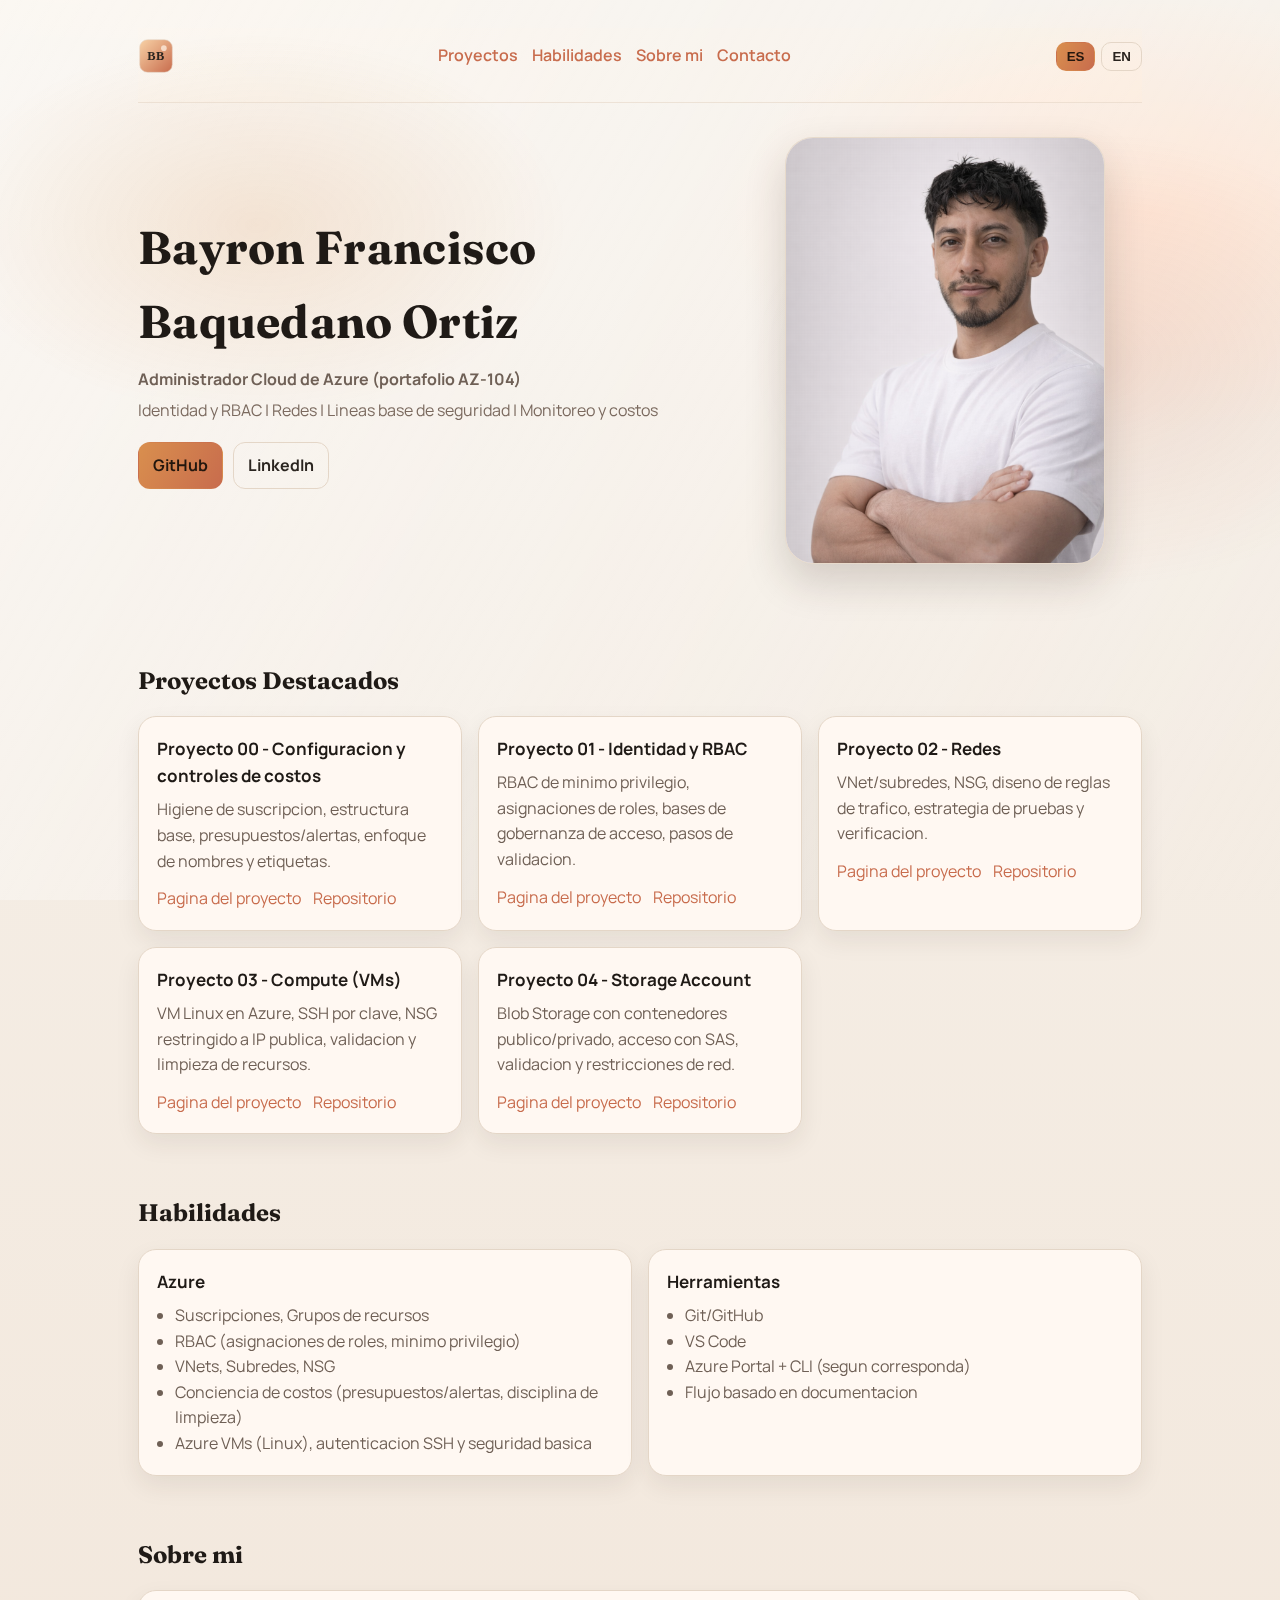
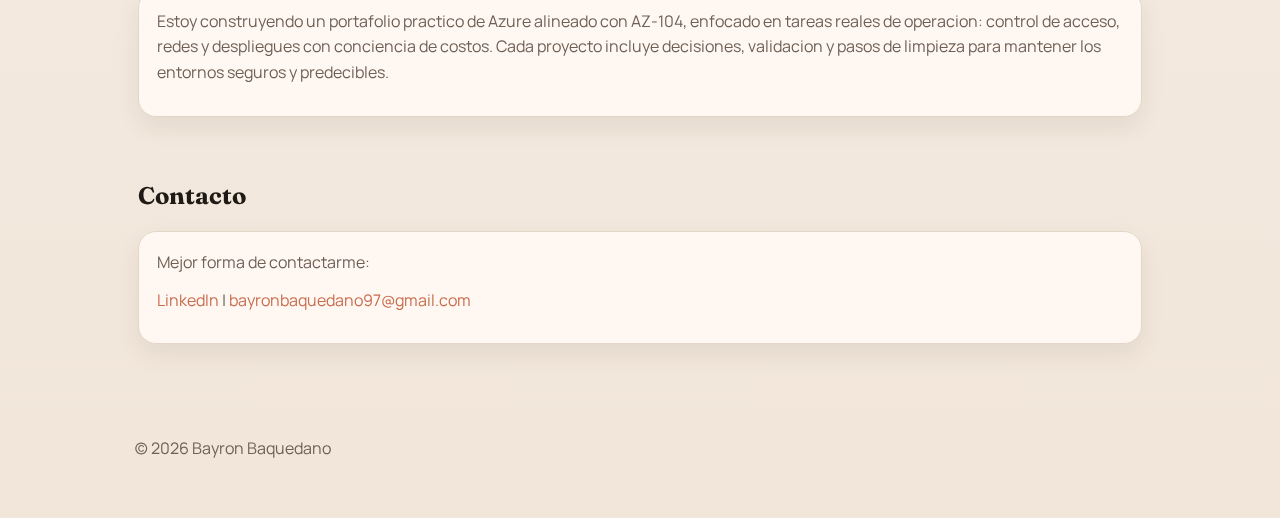
<file: index.html>
<!doctype html>
<html lang="es">
<head>
  <meta charset="utf-8" />
  <meta name="viewport" content="width=device-width,initial-scale=1" />
  <title>Bayron Baquedano | Portafolio de Administrador Cloud en Azure</title>
  <link rel="icon" href="assets/brand/favicon.svg" type="image/svg+xml" />
  <link rel="preconnect" href="https://fonts.googleapis.com" />
  <link rel="preconnect" href="https://fonts.gstatic.com" crossorigin />
  <link href="https://fonts.googleapis.com/css2?family=Fraunces:wght@400;600;700&family=Manrope:wght@400;500;600;700&display=swap" rel="stylesheet" />
  <link rel="stylesheet" href="assets/css/styles.css" />
</head>
<body>
  <div class="backdrop" aria-hidden="true"></div>
  <header class="container">
    <nav class="nav">
      <div class="logo">
        <img class="logo-mark" src="assets/brand/logo.svg" width="36" height="36" alt="Logo BB" />
        <span class="sr-only">Bayron</span>
      </div>
      <div class="nav-links">
        <a href="#projects" data-i18n="nav_projects">Proyectos</a>
        <a href="#skills" data-i18n="nav_skills">Habilidades</a>
        <a href="#about" data-i18n="nav_about">Sobre mi</a>
        <a href="#contact" data-i18n="nav_contact">Contacto</a>
      </div>
      <div class="lang-toggle" aria-label="Language selector">
        <button type="button" class="lang-btn" data-lang="es" aria-pressed="true">ES</button>
        <button type="button" class="lang-btn" data-lang="en" aria-pressed="false">EN</button>
      </div>
    </nav>

    <section class="hero">
      <div class="hero-content">
        <h1>Bayron Francisco Baquedano Ortiz</h1>
        <p class="subtitle" data-i18n="hero_subtitle">Administrador Cloud de Azure (portafolio AZ-104)</p>
        <p class="tagline" data-i18n="hero_tagline">Identidad y RBAC | Redes | Lineas base de seguridad | Monitoreo y costos</p>

        <div class="cta">
          <a class="btn primary" href="https://github.com/BayronBaquedano/azure-az104-portfolio" target="_blank" rel="noreferrer">GitHub</a>
          <a class="btn" href="https://www.linkedin.com/in/bayron-francisco-baquedano-ortiz-125408230/" target="_blank" rel="noreferrer">LinkedIn</a>
        </div>
      </div>

      <div class="hero-media">
        <img class="portrait" src="assets/images/profile.png" alt="Foto de Bayron" data-i18n-alt="hero_photo_alt" />
      </div>
    </section>
  </header>

  <main class="container">
    <section id="projects" class="section">
      <h2 data-i18n="projects_title">Proyectos Destacados</h2>

      <div class="grid">
        <article class="card">
          <h3 data-i18n="project_00_title">Proyecto 00 - Configuracion y controles de costos</h3>
          <p data-i18n="project_00_desc">Higiene de suscripcion, estructura base, presupuestos/alertas, enfoque de nombres y etiquetas.</p>
          <div class="card-links">
            <a href="https://github.com/BayronBaquedano/azure-az104-portfolio/tree/main/00-setup" data-i18n="project_page">Pagina del proyecto</a>
            <a href="https://github.com/BayronBaquedano/azure-az104-portfolio" target="_blank" rel="noreferrer" data-i18n="repo">Repositorio</a>
          </div>
        </article>

        <article class="card">
          <h3 data-i18n="project_01_title">Proyecto 01 - Identidad y RBAC</h3>
          <p data-i18n="project_01_desc">RBAC de minimo privilegio, asignaciones de roles, bases de gobernanza de acceso, pasos de validacion.</p>
          <div class="card-links">
            <a href="https://github.com/BayronBaquedano/azure-az104-portfolio/tree/main/01-identity-rbac" data-i18n="project_page">Pagina del proyecto</a>
            <a href="https://github.com/BayronBaquedano/azure-az104-portfolio" target="_blank" rel="noreferrer" data-i18n="repo">Repositorio</a>
          </div>
        </article>

        <article class="card">
          <h3 data-i18n="project_02_title">Proyecto 02 - Redes</h3>
          <p data-i18n="project_02_desc">VNet/subredes, NSG, diseno de reglas de trafico, estrategia de pruebas y verificacion.</p>
          <div class="card-links">
            <a href="https://github.com/BayronBaquedano/azure-az104-portfolio/tree/main/02-networking" data-i18n="project_page">Pagina del proyecto</a>
            <a href="https://github.com/BayronBaquedano/azure-az104-portfolio" target="_blank" rel="noreferrer" data-i18n="repo">Repositorio</a>
          </div>
        </article>

        <article class="card">
          <h3 data-i18n="project_03_title">Proyecto 03 - Compute (VMs)</h3>
          <p data-i18n="project_03_desc">VM Linux en Azure, SSH por clave, NSG restringido a IP publica, validacion y limpieza de recursos.</p>
          <div class="card-links">
            <a href="https://github.com/BayronBaquedano/azure-az104-portfolio/tree/main/03-compute" data-i18n="project_page">Pagina del proyecto</a>
            <a href="https://github.com/BayronBaquedano/azure-az104-portfolio" target="_blank" rel="noreferrer" data-i18n="repo">Repositorio</a>
          </div>
        </article>

        <article class="card">
          <h3 data-i18n="project_04_title">Proyecto 04 - Storage Account</h3>
          <p data-i18n="project_04_desc">Blob Storage con contenedores publico/privado, acceso con SAS, validacion y restricciones de red.</p>
          <div class="card-links">
            <a href="https://github.com/BayronBaquedano/azure-az104-portfolio/tree/main/04-storage" data-i18n="project_page">Pagina del proyecto</a>
            <a href="https://github.com/BayronBaquedano/azure-az104-portfolio" target="_blank" rel="noreferrer" data-i18n="repo">Repositorio</a>
          </div>
        </article>
      </div>
    </section>

    <section id="skills" class="section">
      <h2 data-i18n="skills_title">Habilidades</h2>
      <div class="grid two">
        <div class="card">
          <h3>Azure</h3>
          <ul>
            <li data-i18n="skills_azure_1">Suscripciones, Grupos de recursos</li>
            <li data-i18n="skills_azure_2">RBAC (asignaciones de roles, minimo privilegio)</li>
            <li data-i18n="skills_azure_3">VNets, Subredes, NSG</li>
            <li data-i18n="skills_azure_4">Conciencia de costos (presupuestos/alertas, disciplina de limpieza)</li>
            <li data-i18n="skills_azure_5">Azure VMs (Linux), autenticacion SSH y seguridad basica</li>
          </ul>
        </div>
        <div class="card">
          <h3 data-i18n="tools_title">Herramientas</h3>
          <ul>
            <li>Git/GitHub</li>
            <li>VS Code</li>
            <li data-i18n="tools_3">Azure Portal + CLI (segun corresponda)</li>
            <li data-i18n="tools_4">Flujo basado en documentacion</li>
          </ul>
        </div>
      </div>
    </section>

    <section id="about" class="section">
      <h2 data-i18n="about_title">Sobre mi</h2>
      <div class="card">
        <p data-i18n="about_body">
          Estoy construyendo un portafolio practico de Azure alineado con AZ-104, enfocado en tareas reales de operacion:
          control de acceso, redes y despliegues con conciencia de costos. Cada proyecto incluye decisiones, validacion
          y pasos de limpieza para mantener los entornos seguros y predecibles.
        </p>
      </div>
    </section>

    <section id="contact" class="section">
      <h2 data-i18n="contact_title">Contacto</h2>
      <div class="card">
        <p data-i18n="contact_body">Mejor forma de contactarme:</p>
        <p>
          <a href="https://www.linkedin.com/in/bayron-francisco-baquedano-ortiz-125408230/" target="_blank" rel="noreferrer">LinkedIn</a>
          |
          <a href="mailto:bayronbaquedano97@gmail.com">bayronbaquedano97@gmail.com</a>
        </p>
      </div>
    </section>
  </main>

  <footer class="container footer">
    <p>(c) <span id="year"></span> Bayron Baquedano</p>
  </footer>

  <script>
    const i18n = {
      es: {
        title: "Bayron Baquedano | Portafolio de Administrador Cloud en Azure",
        nav_projects: "Proyectos",
        nav_skills: "Habilidades",
        nav_about: "Sobre mi",
        nav_contact: "Contacto",
        hero_subtitle: "Administrador Cloud de Azure (portafolio AZ-104)",
        hero_tagline: "Identidad y RBAC | Redes | Lineas base de seguridad | Monitoreo y costos",
        hero_photo_alt: "Foto de Bayron",
        projects_title: "Proyectos Destacados",
        project_00_title: "Proyecto 00 - Configuracion y controles de costos",
        project_00_desc: "Higiene de suscripcion, estructura base, presupuestos/alertas, enfoque de nombres y etiquetas.",
        project_01_title: "Proyecto 01 - Identidad y RBAC",
        project_01_desc: "RBAC de minimo privilegio, asignaciones de roles, bases de gobernanza de acceso, pasos de validacion.",
        project_02_title: "Proyecto 02 - Redes",
        project_02_desc: "VNet/subredes, NSG, diseno de reglas de trafico, estrategia de pruebas y verificacion.",
        project_03_title: "Proyecto 03 - Compute (VMs)",
        project_03_desc: "VM Linux en Azure, SSH por clave, NSG restringido a IP publica, validacion y limpieza de recursos.",
        project_04_title: "Proyecto 04 - Storage Account",
        project_04_desc: "Blob Storage con contenedores publico/privado, acceso con SAS, validacion y restricciones de red.",
        project_page: "Pagina del proyecto",
        repo: "Repositorio",
        skills_title: "Habilidades",
        skills_azure_1: "Suscripciones, Grupos de recursos",
        skills_azure_2: "RBAC (asignaciones de roles, minimo privilegio)",
        skills_azure_3: "VNets, Subredes, NSG",
        skills_azure_4: "Conciencia de costos (presupuestos/alertas, disciplina de limpieza)",
        skills_azure_5: "Azure VMs (Linux), autenticacion SSH y seguridad basica",
        tools_title: "Herramientas",
        tools_3: "Azure Portal + CLI (segun corresponda)",
        tools_4: "Flujo basado en documentacion",
        about_title: "Sobre mi",
        about_body: "Estoy construyendo un portafolio practico de Azure alineado con AZ-104, enfocado en tareas reales de operacion: control de acceso, redes y despliegues con conciencia de costos. Cada proyecto incluye decisiones, validacion y pasos de limpieza para mantener los entornos seguros y predecibles.",
        contact_title: "Contacto",
        contact_body: "Mejor forma de contactarme:"
      },
      en: {
        title: "Bayron Baquedano | Azure Cloud Administrator Portfolio",
        nav_projects: "Projects",
        nav_skills: "Skills",
        nav_about: "About",
        nav_contact: "Contact",
        hero_subtitle: "Azure Cloud Administrator (AZ-104 portfolio)",
        hero_tagline: "Identity & RBAC | Networking | Security Baselines | Monitoring & Cost Awareness",
        hero_photo_alt: "Photo of Bayron",
        projects_title: "Featured Projects",
        project_00_title: "Project 00 - Setup & Cost Guardrails",
        project_00_desc: "Subscription hygiene, baseline structure, budgets/alerts, naming and tagging approach.",
        project_01_title: "Project 01 - Identity & RBAC",
        project_01_desc: "Least-privilege RBAC, role assignments, access governance basics, validation steps.",
        project_02_title: "Project 02 - Networking",
        project_02_desc: "VNet/subnets, NSGs, traffic rules design, testing/verification strategy.",
        project_03_title: "Project 03 - Azure Compute (VMs)",
        project_03_desc: "Linux VM on Azure, SSH key auth, NSG locked to public IP, validation and resource cleanup.",
        project_04_title: "Project 04 - Storage Account",
        project_04_desc: "Blob Storage with public/private containers, SAS access, validation, and network restrictions.",
        project_page: "Project page",
        repo: "Repo",
        skills_title: "Skills",
        skills_azure_1: "Subscriptions, Resource Groups",
        skills_azure_2: "RBAC (role assignments, least privilege)",
        skills_azure_3: "VNets, Subnets, NSGs",
        skills_azure_4: "Cost awareness (budgets/alerts, cleanup discipline)",
        skills_azure_5: "Azure VMs (Linux), SSH authentication, basic hardening",
        tools_title: "Tooling",
        tools_3: "Azure Portal + CLI (as applicable)",
        tools_4: "Documentation-first workflow",
        about_title: "About",
        about_body: "I am building a hands-on Azure portfolio aligned with AZ-104, focused on real operational tasks: access control, networking, and cost-aware deployments. Each project includes decisions, validation, and cleanup steps to keep environments safe and predictable.",
        contact_title: "Contact",
        contact_body: "Best way to reach me:"
      }
    };

    const elements = document.querySelectorAll("[data-i18n]");
    const altElements = document.querySelectorAll("[data-i18n-alt]");
    const langButtons = document.querySelectorAll(".lang-btn");

    const setLanguage = (lang) => {
      const dict = i18n[lang] || i18n.es;
      document.documentElement.lang = lang;
      document.title = dict.title;

      elements.forEach((el) => {
        const key = el.getAttribute("data-i18n");
        if (dict[key]) {
          el.textContent = dict[key];
        }
      });

      altElements.forEach((el) => {
        const key = el.getAttribute("data-i18n-alt");
        if (dict[key]) {
          el.setAttribute("alt", dict[key]);
        }
      });

      langButtons.forEach((btn) => {
        const active = btn.getAttribute("data-lang") === lang;
        btn.classList.toggle("active", active);
        btn.setAttribute("aria-pressed", active ? "true" : "false");
      });

      localStorage.setItem("lang", lang);
    };

    const savedLang = localStorage.getItem("lang") || "es";
    setLanguage(savedLang);

    langButtons.forEach((btn) => {
      btn.addEventListener("click", () => {
        setLanguage(btn.getAttribute("data-lang"));
      });
    });

    document.getElementById("year").textContent = new Date().getFullYear();
  </script>
</body>
</html>
</file>
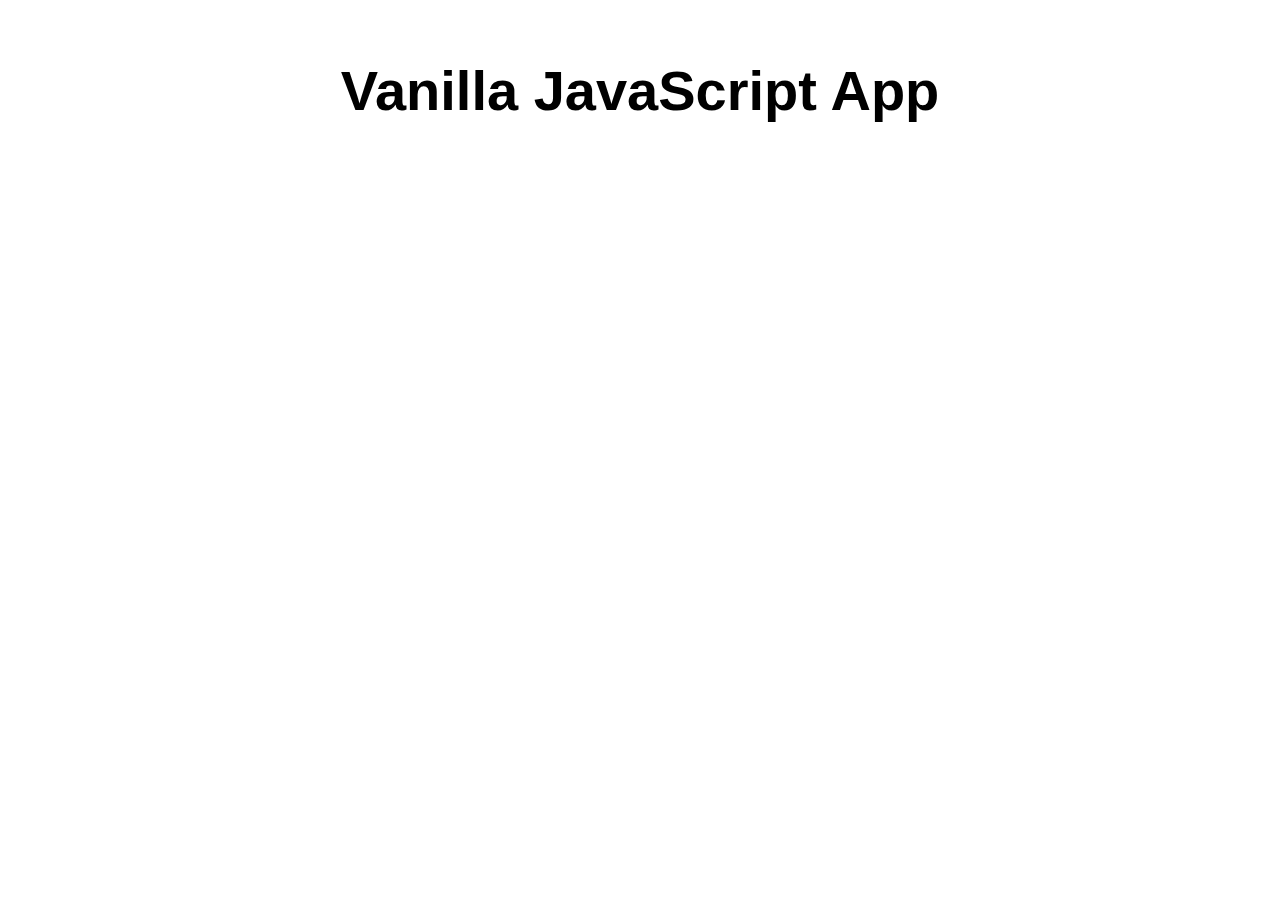
<file: src/index.html>
<!DOCTYPE html>
<html lang="en">

<head>
  <meta charset="UTF-8">
  <meta name="viewport" content="width=device-width, initial-scale=1.0">
  <link rel="stylesheet" href="styles.css">
  <title>Vanilla JavaScript App</title>
</head>

<body>
  <main>
    <h1>Vanilla JavaScript App</h1>
  </main>
</body>

</html>
</file>
<file: assets/css/styles.css>
:root{
  --bg:#f6f1ea;
  --bg-2:#f2e6da;
  --card:#fff8f2;
  --text:#2a241f;
  --muted:#6f6056;
  --border:#e4d6c7;
  --accent:#d98f4e;
  --accent-2:#c86c4d;
  --ink:#1f1a16;
}

*{box-sizing:border-box}
body{
  margin:0;
  font-family:"Manrope", "Segoe UI", Arial, sans-serif;
  background:
    radial-gradient(1200px 500px at 10% -10%, #fff3e3 0%, transparent 60%),
    radial-gradient(800px 400px at 90% 10%, #ffe5d4 0%, transparent 55%),
    linear-gradient(180deg, var(--bg) 0%, var(--bg-2) 100%);
  color:var(--text);
  line-height:1.6;
  position:relative;
  min-height:100vh;
}

.backdrop{
  position:fixed;
  inset:0;
  pointer-events:none;
  background:
    radial-gradient(520px 320px at 20% 25%, rgba(217,143,78,0.18), transparent 60%),
    radial-gradient(560px 380px at 85% 40%, rgba(200,108,77,0.16), transparent 60%),
    linear-gradient(120deg, rgba(255,255,255,0.45), rgba(255,255,255,0));
  filter:blur(0.2px);
  z-index:-1;
}

a{color:var(--accent-2);text-decoration:none}
a:hover{text-decoration:underline}

.container{
  max-width:1060px;
  margin:0 auto;
  padding:28px;
}

.nav{
  display:flex;
  align-items:center;
  justify-content:space-between;
  gap:16px;
  padding:10px 0 28px;
  border-bottom:1px solid rgba(228,214,199,0.6);
  backdrop-filter:saturate(120%);
}

.logo{
  font-family:"Fraunces", "Times New Roman", serif;
  font-weight:700;
  letter-spacing:.4px;
  font-size:18px;
  display:flex;
  align-items:center;
  gap:10px;
}

.logo-mark{
  display:block;
  width:36px;
  height:36px;
}

.sr-only{
  position:absolute;
  width:1px;
  height:1px;
  padding:0;
  margin:-1px;
  overflow:hidden;
  clip:rect(0,0,0,0);
  white-space:nowrap;
  border:0;
}

.nav-links{
  display:flex;
  gap:14px;
  flex-wrap:wrap;
  font-weight:600;
}

.lang-toggle{
  display:flex;
  gap:6px;
  align-items:center;
}

.lang-btn{
  padding:6px 10px;
  border-radius:10px;
  border:1px solid var(--border);
  background:transparent;
  color:var(--text);
  font-weight:700;
  cursor:pointer;
}

.lang-btn.active{
  background:linear-gradient(120deg, var(--accent), var(--accent-2));
  border-color:transparent;
  color:#22160d;
}

.hero{
  padding:34px 0 12px;
  display:grid;
  gap:18px;
  grid-template-columns:1.2fr .8fr;
  align-items:center;
}

.hero-media{
  display:flex;
  justify-content:center;
  align-items:center;
}

.portrait{
  width:min(320px, 80vw);
  aspect-ratio:3/4;
  object-fit:cover;
  border-radius:28px;
  border:1px solid rgba(228,214,199,0.9);
  box-shadow:0 18px 40px rgba(55,38,26,0.18);
  background:var(--card);
}

h1{
  font-family:"Fraunces", "Times New Roman", serif;
  font-size:46px;
  margin:0 0 8px;
  color:var(--ink);
  letter-spacing:.3px;
}

.subtitle{
  margin:0 0 6px;
  color:var(--muted);
  font-weight:700;
}

.tagline{
  margin:0 0 18px;
  color:#7b6a5f;
  max-width:720px;
}

.section{
  padding:30px 0;
}

h2{
  margin:0 0 16px;
  font-size:24px;
  font-family:"Fraunces", "Times New Roman", serif;
  color:var(--ink);
}

.grid{
  display:grid;
  gap:16px;
  grid-template-columns:repeat(3,1fr);
}

.grid.two{
  grid-template-columns:repeat(2,1fr);
}

@media (max-width: 900px){
  .grid{grid-template-columns:1fr}
  .grid.two{grid-template-columns:1fr}
  h1{font-size:34px}
  .nav{flex-direction:column;align-items:flex-start}
  .hero{grid-template-columns:1fr}
}

.card{
  background:var(--card);
  border:1px solid var(--border);
  border-radius:18px;
  padding:18px;
  box-shadow:0 10px 24px rgba(55,38,26,0.08);
  transition:transform 180ms ease, box-shadow 180ms ease;
}

.card:hover{
  transform:translateY(-3px);
  box-shadow:0 14px 30px rgba(55,38,26,0.14);
}

.card h3{
  margin:0 0 8px;
  font-size:17px;
  color:var(--ink);
}

.card p{
  margin:0 0 12px;
  color:var(--muted);
}

.card ul{
  margin:0;
  padding-left:18px;
  color:var(--muted);
}

.card-links{
  display:flex;
  gap:12px;
  flex-wrap:wrap;
}

.cta{
  display:flex;
  gap:10px;
  flex-wrap:wrap;
}

.btn{
  display:inline-block;
  padding:10px 14px;
  border-radius:12px;
  border:1px solid var(--border);
  background:transparent;
  color:var(--text);
  font-weight:700;
  transition:transform 160ms ease, box-shadow 160ms ease;
}

.btn:hover{
  transform:translateY(-1px);
  box-shadow:0 6px 14px rgba(55,38,26,0.12);
}

.btn.primary{
  background:linear-gradient(120deg, var(--accent), var(--accent-2));
  border-color:transparent;
  color:#22160d;
}

.footer{
  padding:18px 24px 40px;
  color:var(--muted);
}

@keyframes fadeUp{
  from{opacity:0;transform:translateY(10px)}
  to{opacity:1;transform:translateY(0)}
}

header, main, footer{
  animation:fadeUp 400ms ease both;
}
</file>
<file: src/styles.css>
* {
  font-family: Arial, Helvetica, sans-serif;
}

html, body {
  margin: 0;
  border: 0;
  padding: 0;
  background-color: #fff;
}

main {
  margin: auto;
  width: 50%;
  padding: 20px;
}

main > h1 {
  text-align: center;
  font-size: 3.5em;
}
</file>
